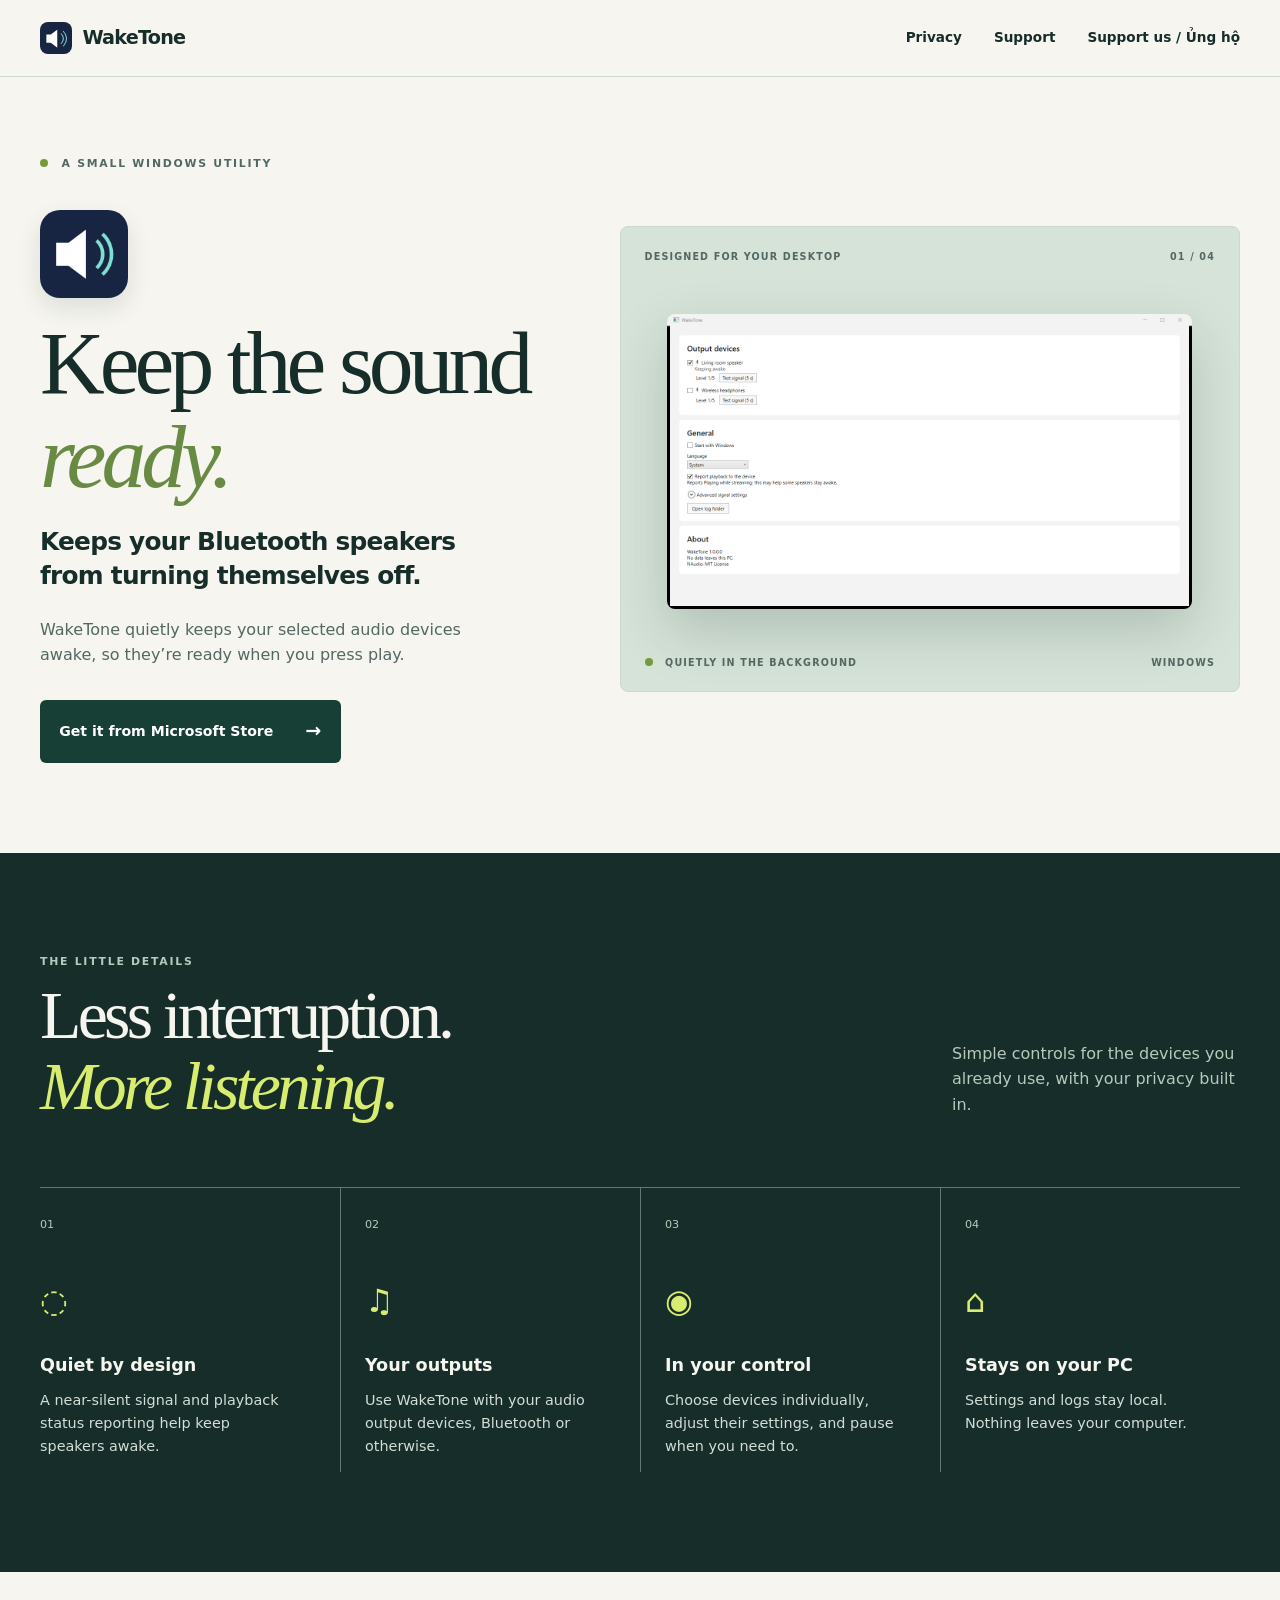
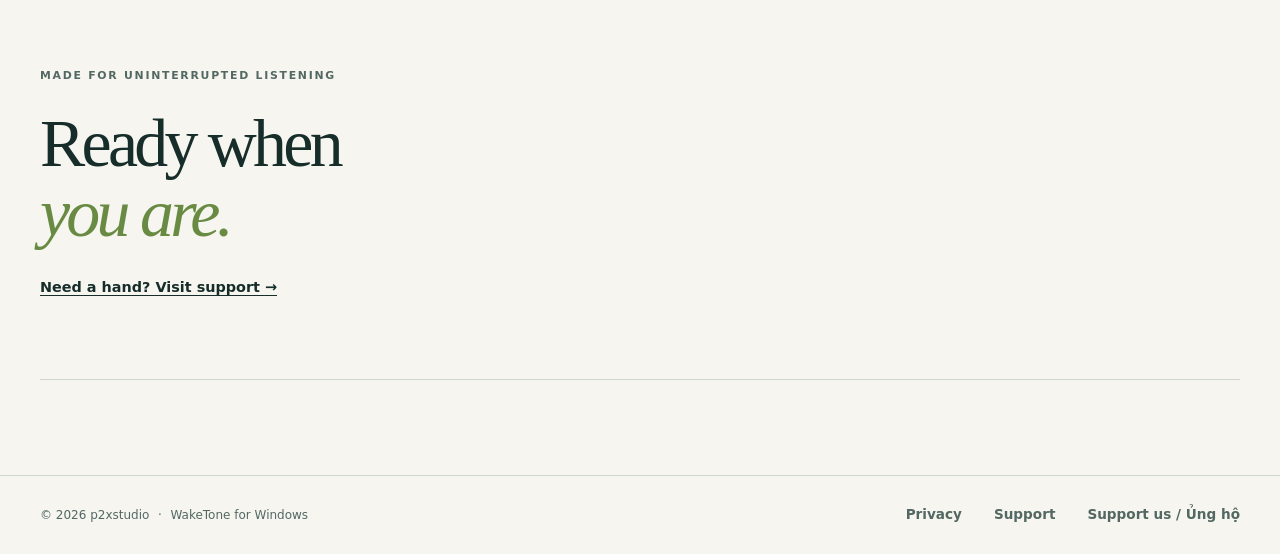
<file: index.html>
<!doctype html>
<html lang="en"><head><meta charset="utf-8"><meta name="viewport" content="width=device-width, initial-scale=1"><meta name="description" content="WakeTone keeps your Bluetooth speakers from turning themselves off."><title>Keep your speakers ready | WakeTone</title><link rel="icon" href="assets/icon-32.png" type="image/png"><link rel="stylesheet" href="assets/style.css"></head><body><a class="skip" href="#main">Skip to content</a><header class="site-header"><div class="wrap header-inner"><a class="brand" href="index.html"><img src="assets/icon-32.png" width="32" height="32" alt=""><span>WakeTone</span></a><nav aria-label="Main navigation"><a href="privacy.html">Privacy</a><a href="support.html">Support</a><a href="support-us.html">Support us / Ủng hộ</a></nav></div></header><main id="main"><section class="hero"><div class="wrap hero-grid"><div class="hero-copy"><div class="eyebrow"><span class="status-dot"></span> A SMALL WINDOWS UTILITY</div><img class="hero-icon" src="assets/icon-256.png" width="88" height="88" alt="WakeTone app icon"><h1>Keep the sound<br><em>ready.</em></h1><p class="lede">Keeps your Bluetooth speakers from turning themselves off.</p><p class="intro">WakeTone quietly keeps your selected audio devices awake, so they’re ready when you press play.</p><a class="button" href="https://apps.microsoft.com/detail/9MT0K7HNZSC7">Get it from Microsoft Store <span aria-hidden="true">→</span></a></div><div class="hero-art"><div class="art-top"><span>DESIGNED FOR YOUR DESKTOP</span><span>01 / 04</span></div><div class="screen-wrap"><picture><source srcset="assets/screenshot-dark.png" media="(prefers-color-scheme: dark)"><img src="assets/screenshot-light.png" alt="WakeTone settings showing output devices and general controls" width="800" height="600"></picture></div><div class="art-bottom"><span><span class="status-dot"></span> QUIETLY IN THE BACKGROUND</span><span>WINDOWS</span></div></div></div></section><section class="features"><div class="wrap"><div class="section-heading"><div><p class="eyebrow">THE LITTLE DETAILS</p><h2>Less interruption.<br><em>More listening.</em></h2></div><p>Simple controls for the devices you already use, with your privacy built in.</p></div><div class="feature-grid"><article><span class="feature-num">01</span><div class="feature-symbol" aria-hidden="true">◌</div><h3>Quiet by design</h3><p>A near-silent signal and playback status reporting help keep speakers awake.</p></article><article><span class="feature-num">02</span><div class="feature-symbol" aria-hidden="true">♫</div><h3>Your outputs</h3><p>Use WakeTone with your audio output devices, Bluetooth or otherwise.</p></article><article><span class="feature-num">03</span><div class="feature-symbol" aria-hidden="true">◉</div><h3>In your control</h3><p>Choose devices individually, adjust their settings, and pause when you need to.</p></article><article><span class="feature-num">04</span><div class="feature-symbol" aria-hidden="true">⌂</div><h3>Stays on your PC</h3><p>Settings and logs stay local. Nothing leaves your computer.</p></article></div></div></section><section class="closing"><div class="wrap closing-inner"><p class="eyebrow">MADE FOR UNINTERRUPTED LISTENING</p><h2>Ready when<br><em>you are.</em></h2><a href="support.html">Need a hand? Visit support <span aria-hidden="true">→</span></a></div></section></main><footer class="site-footer"><div class="wrap footer-inner"><p>© 2026 p2xstudio <span>·</span> WakeTone for Windows</p><nav aria-label="Footer navigation"><a href="privacy.html">Privacy</a><a href="support.html">Support</a><a href="support-us.html">Support us / Ủng hộ</a></nav></div></footer></body></html>
</file>
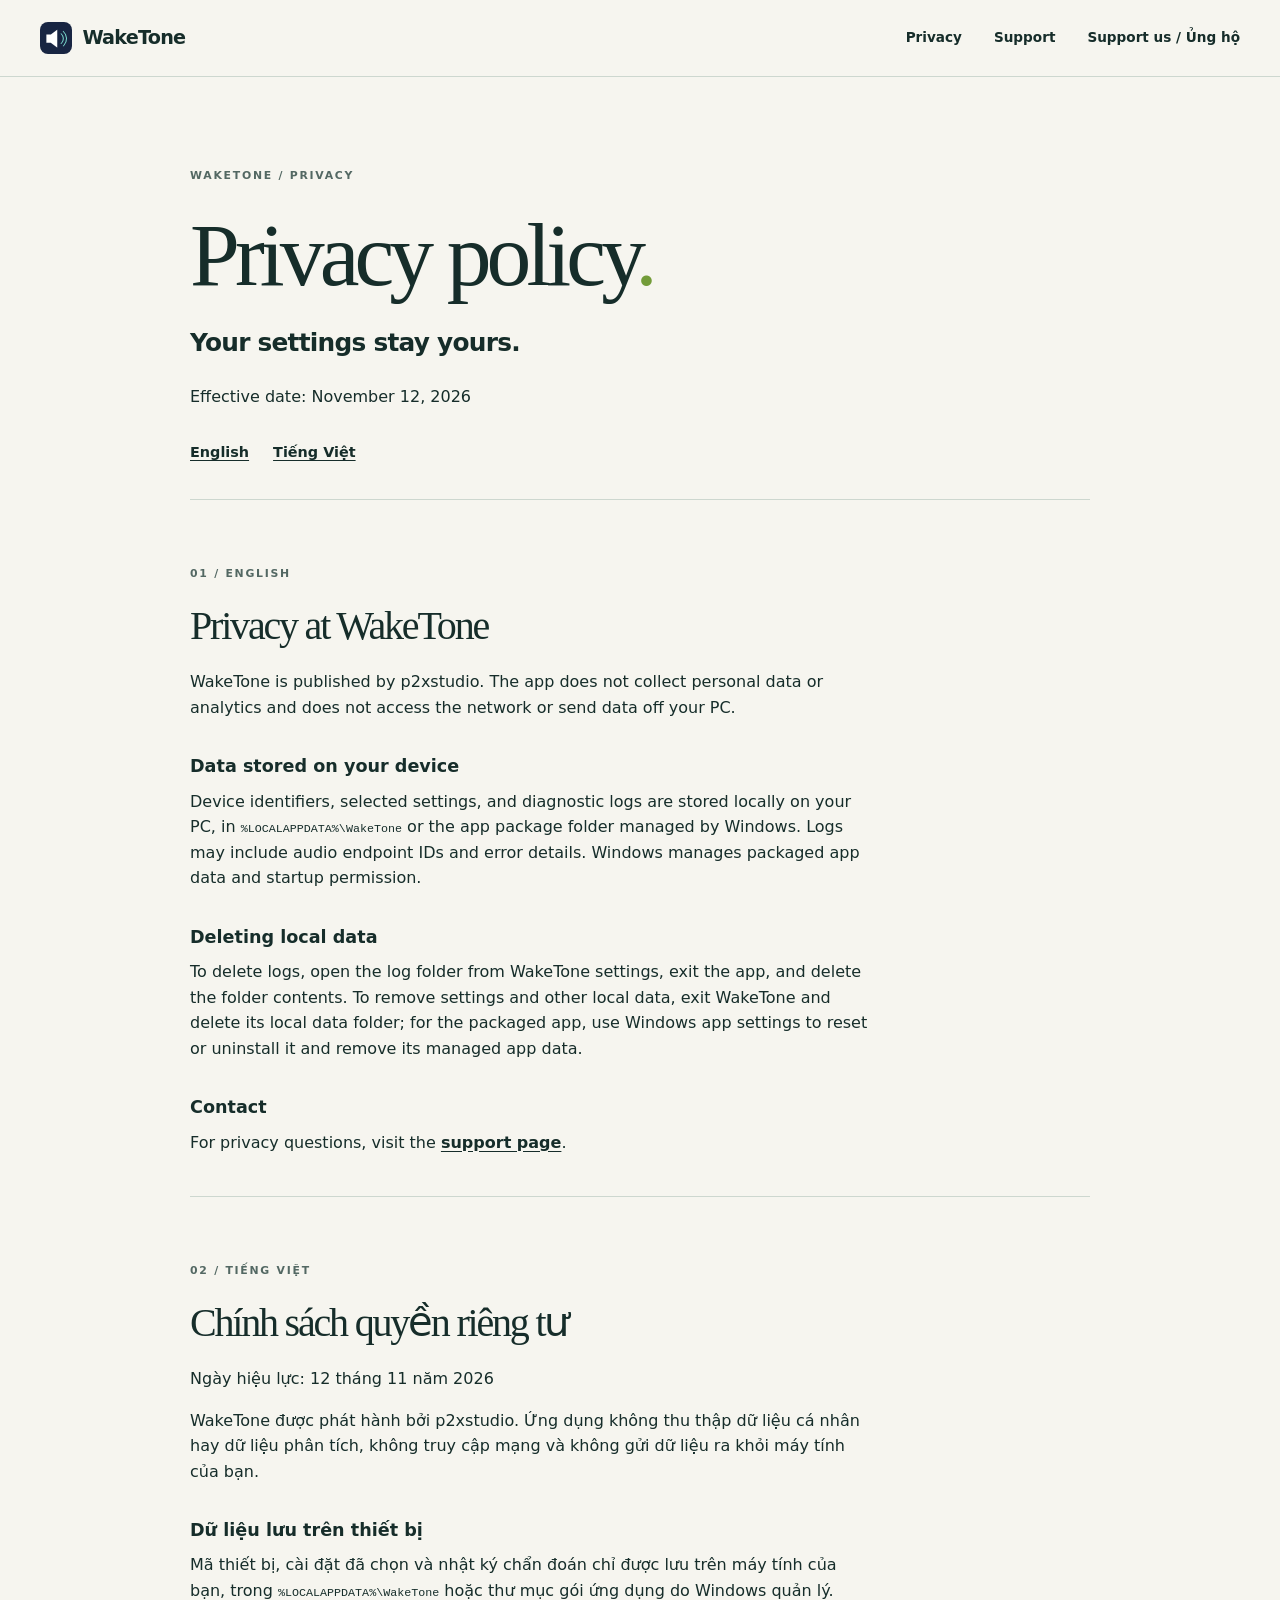
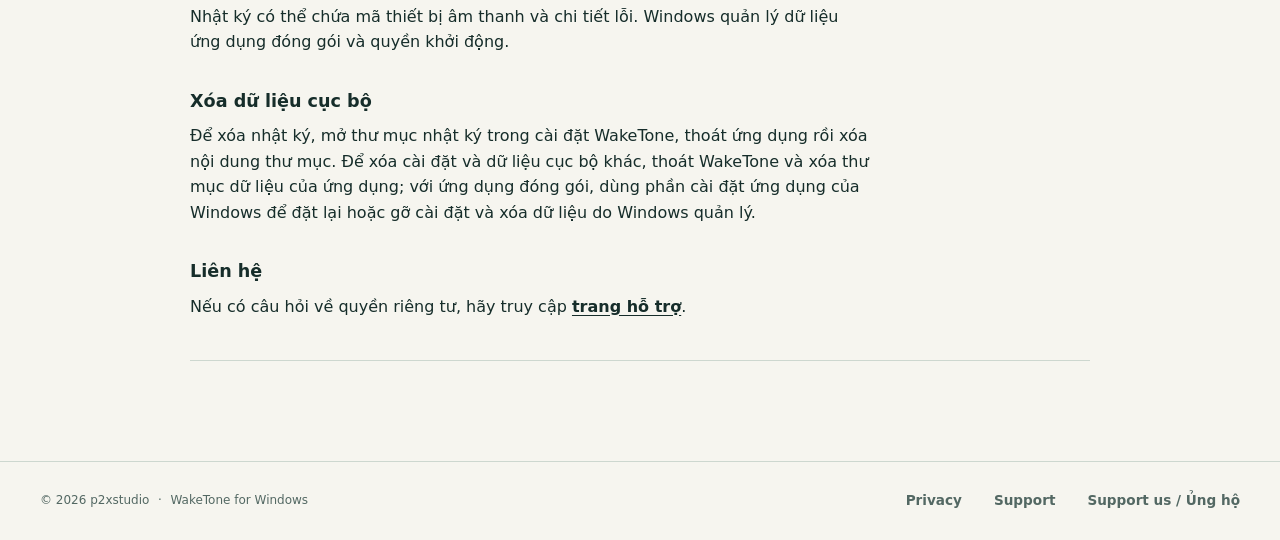
<file: privacy.html>
<!doctype html>
<html lang="en"><head><meta charset="utf-8"><meta name="viewport" content="width=device-width, initial-scale=1"><meta name="description" content="WakeTone privacy policy in English and Vietnamese."><title>Privacy policy | WakeTone</title><link rel="icon" href="assets/icon-32.png" type="image/png"><link rel="stylesheet" href="assets/style.css"></head><body><a class="skip" href="#main">Skip to content</a><header class="site-header"><div class="wrap header-inner"><a class="brand" href="index.html"><img src="assets/icon-32.png" width="32" height="32" alt=""><span>WakeTone</span></a><nav aria-label="Main navigation"><a href="privacy.html">Privacy</a><a href="support.html">Support</a><a href="support-us.html">Support us / Ủng hộ</a></nav></div></header><main id="main" class="document wrap"><div class="doc-head"><p class="eyebrow">WAKETONE / PRIVACY</p><h1>Privacy policy<span class="period">.</span></h1><p class="lede">Your settings stay yours.</p><p>Effective date: November 12, 2026</p><nav class="language" aria-label="Language"><a href="#en" lang="en">English</a><a href="#vi" lang="vi">Tiếng Việt</a></nav></div><section class="doc-section" id="en" lang="en"><p class="eyebrow">01 / ENGLISH</p><h2>Privacy at WakeTone</h2><p>WakeTone is published by p2xstudio. The app does not collect personal data or analytics and does not access the network or send data off your PC.</p><h3>Data stored on your device</h3><p>Device identifiers, selected settings, and diagnostic logs are stored locally on your PC, in <code>%LOCALAPPDATA%\WakeTone</code> or the app package folder managed by Windows. Logs may include audio endpoint IDs and error details. Windows manages packaged app data and startup permission.</p><h3>Deleting local data</h3><p>To delete logs, open the log folder from WakeTone settings, exit the app, and delete the folder contents. To remove settings and other local data, exit WakeTone and delete its local data folder; for the packaged app, use Windows app settings to reset or uninstall it and remove its managed app data.</p><h3>Contact</h3><p>For privacy questions, visit the <a href="support.html">support page</a>.</p></section><section class="doc-section" id="vi" lang="vi"><p class="eyebrow">02 / TIẾNG VIỆT</p><h2>Chính sách quyền riêng tư</h2><p>Ngày hiệu lực: 12 tháng 11 năm 2026</p><p>WakeTone được phát hành bởi p2xstudio. Ứng dụng không thu thập dữ liệu cá nhân hay dữ liệu phân tích, không truy cập mạng và không gửi dữ liệu ra khỏi máy tính của bạn.</p><h3>Dữ liệu lưu trên thiết bị</h3><p>Mã thiết bị, cài đặt đã chọn và nhật ký chẩn đoán chỉ được lưu trên máy tính của bạn, trong <code>%LOCALAPPDATA%\WakeTone</code> hoặc thư mục gói ứng dụng do Windows quản lý. Nhật ký có thể chứa mã thiết bị âm thanh và chi tiết lỗi. Windows quản lý dữ liệu ứng dụng đóng gói và quyền khởi động.</p><h3>Xóa dữ liệu cục bộ</h3><p>Để xóa nhật ký, mở thư mục nhật ký trong cài đặt WakeTone, thoát ứng dụng rồi xóa nội dung thư mục. Để xóa cài đặt và dữ liệu cục bộ khác, thoát WakeTone và xóa thư mục dữ liệu của ứng dụng; với ứng dụng đóng gói, dùng phần cài đặt ứng dụng của Windows để đặt lại hoặc gỡ cài đặt và xóa dữ liệu do Windows quản lý.</p><h3>Liên hệ</h3><p>Nếu có câu hỏi về quyền riêng tư, hãy truy cập <a href="support.html">trang hỗ trợ</a>.</p></section></main><footer class="site-footer"><div class="wrap footer-inner"><p>© 2026 p2xstudio <span>·</span> WakeTone for Windows</p><nav aria-label="Footer navigation"><a href="privacy.html">Privacy</a><a href="support.html">Support</a><a href="support-us.html">Support us / Ủng hộ</a></nav></div></footer></body></html>
</file>
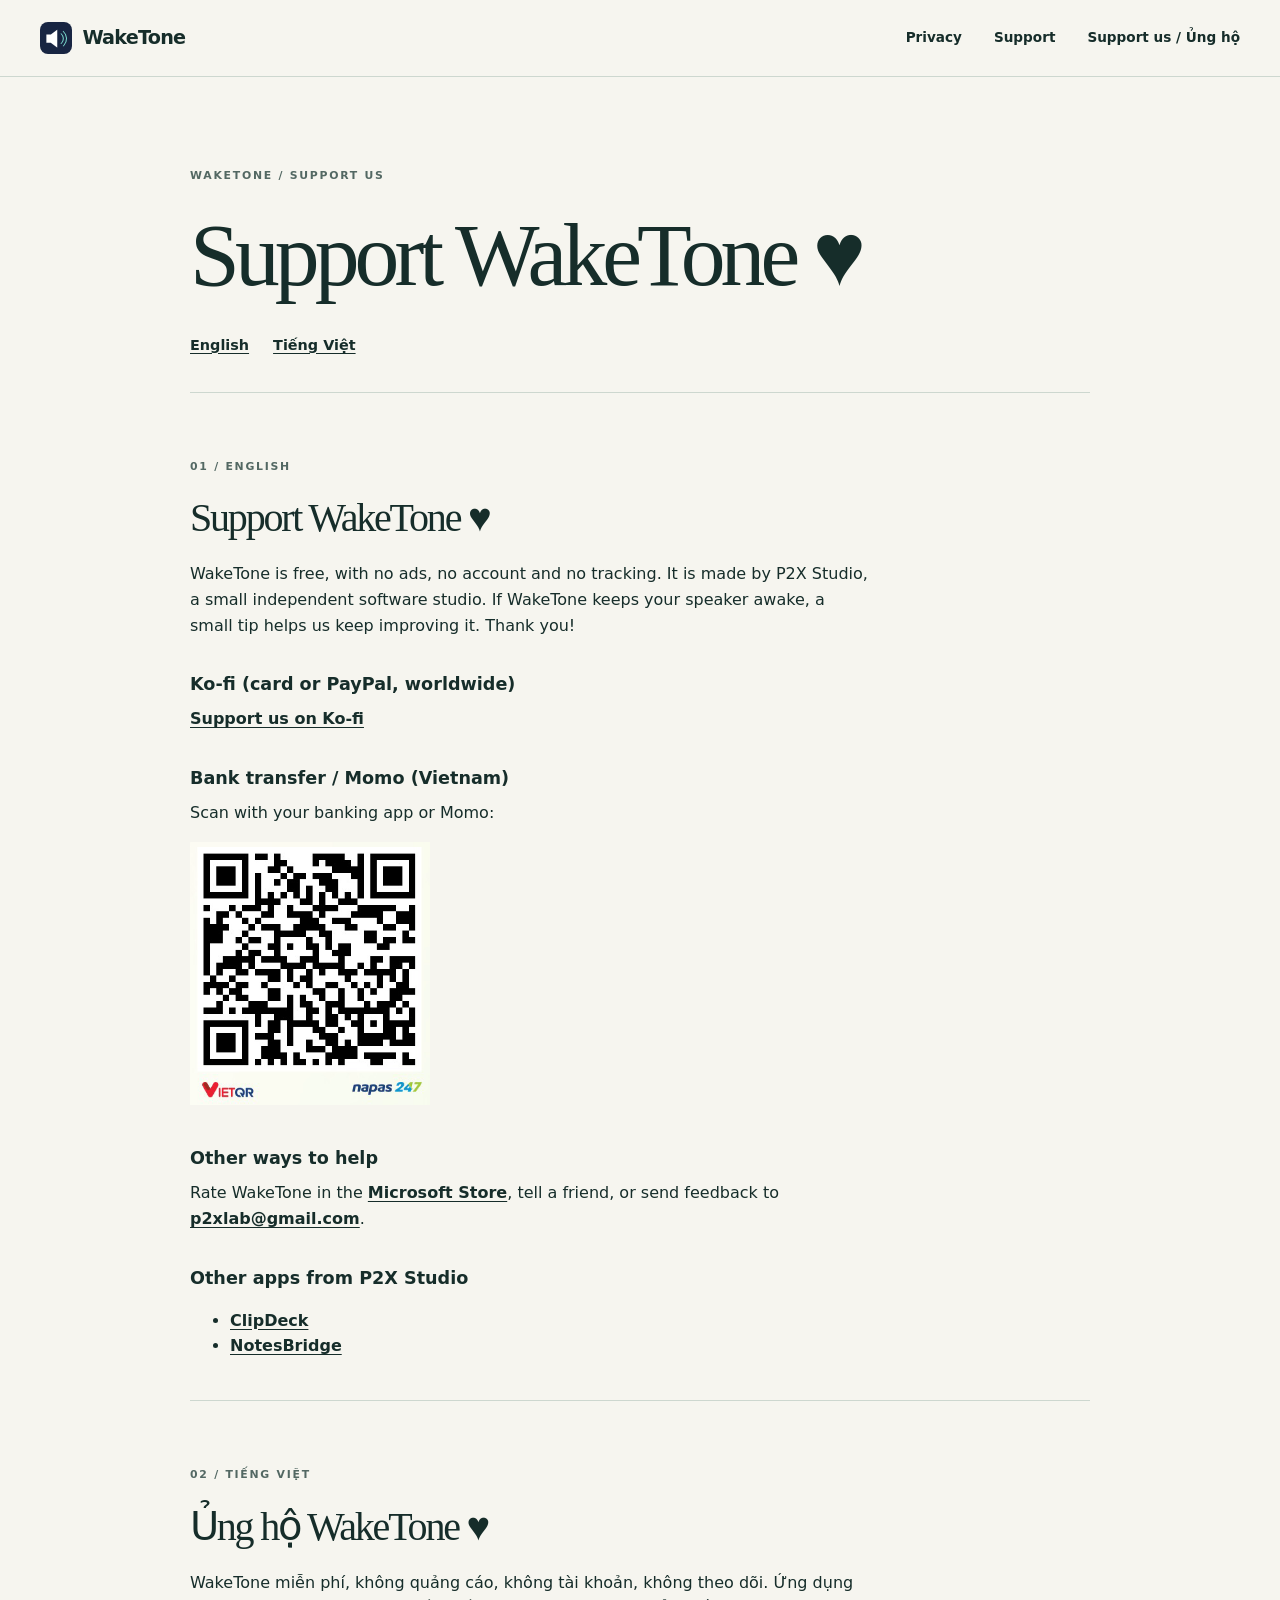
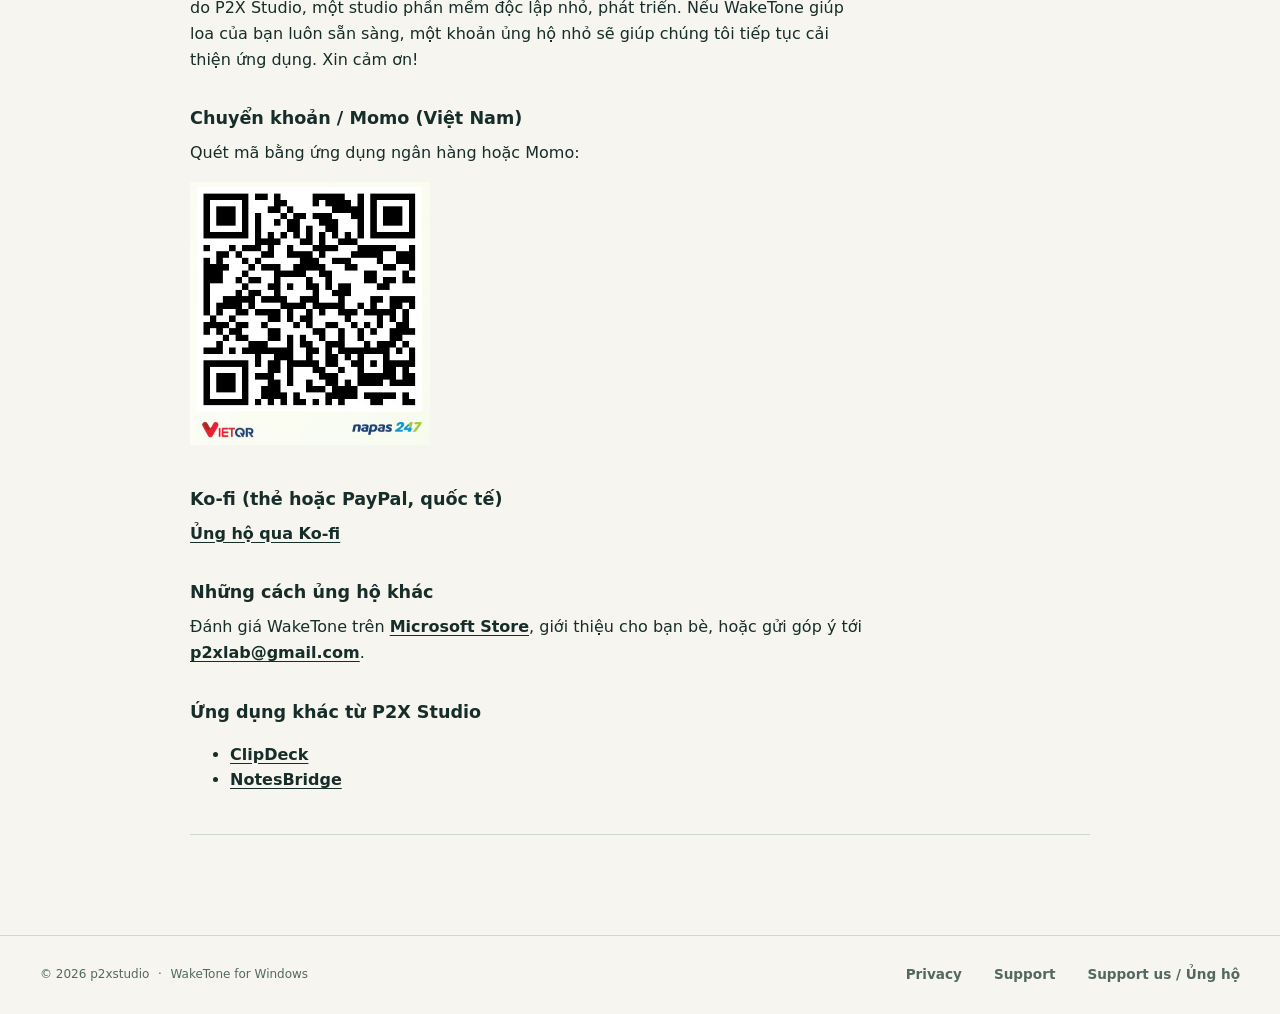
<file: support-us.html>
<!doctype html>
<html lang="en"><head><meta charset="utf-8"><meta name="viewport" content="width=device-width, initial-scale=1"><meta name="description" content="Get help with WakeTone in English and Vietnamese."><title>Support us | WakeTone</title><link rel="icon" href="assets/icon-32.png" type="image/png"><link rel="stylesheet" href="assets/style.css"></head><body><a class="skip" href="#main">Skip to content</a><header class="site-header"><div class="wrap header-inner"><a class="brand" href="index.html"><img src="assets/icon-32.png" width="32" height="32" alt=""><span>WakeTone</span></a><nav aria-label="Main navigation"><a href="privacy.html">Privacy</a><a href="support.html">Support</a><a href="support-us.html">Support us / Ủng hộ</a></nav></div></header><main id="main" class="document wrap"><div class="doc-head"><p class="eyebrow">WAKETONE / SUPPORT US</p><h1>Support WakeTone ♥</h1><nav class="language" aria-label="Language"><a href="#en">English</a><a href="#vi" lang="vi">Tiếng Việt</a></nav></div><section class="doc-section" id="en" lang="en"><p class="eyebrow">01 / ENGLISH</p><h2>Support WakeTone ♥</h2><p>WakeTone is free, with no ads, no account and no tracking. It is made by P2X Studio, a small independent software studio. If WakeTone keeps your speaker awake, a small tip helps us keep improving it. Thank you!</p><h3>Ko-fi (card or PayPal, worldwide)</h3><p><a href="https://ko-fi.com/p2xlab">Support us on Ko-fi</a></p><h3>Bank transfer / Momo (Vietnam)</h3><p>Scan with your banking app or Momo:</p><p><img src="assets/donate-qr.png" alt="Bank transfer / Momo QR code" width="240"></p><h3>Other ways to help</h3><p>Rate WakeTone in the <a href="https://apps.microsoft.com/detail/9MT0K7HNZSC7">Microsoft Store</a>, tell a friend, or send feedback to <a href="mailto:p2xlab@gmail.com">p2xlab@gmail.com</a>.</p><h3>Other apps from P2X Studio</h3><ul><li><a href="https://apps.microsoft.com/detail/9N28PS8S64GC">ClipDeck</a></li><li><a href="https://apps.microsoft.com/detail/9NQ5GJFNZL1K">NotesBridge</a></li></ul></section><section class="doc-section" id="vi" lang="vi"><p class="eyebrow">02 / TIẾNG VIỆT</p><h2>Ủng hộ WakeTone ♥</h2><p>WakeTone miễn phí, không quảng cáo, không tài khoản, không theo dõi. Ứng dụng do P2X Studio, một studio phần mềm độc lập nhỏ, phát triển. Nếu WakeTone giúp loa của bạn luôn sẵn sàng, một khoản ủng hộ nhỏ sẽ giúp chúng tôi tiếp tục cải thiện ứng dụng. Xin cảm ơn!</p><h3>Chuyển khoản / Momo (Việt Nam)</h3><p>Quét mã bằng ứng dụng ngân hàng hoặc Momo:</p><p><img src="assets/donate-qr.png" alt="Mã QR chuyển khoản / Momo" width="240"></p><h3>Ko-fi (thẻ hoặc PayPal, quốc tế)</h3><p><a href="https://ko-fi.com/p2xlab">Ủng hộ qua Ko-fi</a></p><h3>Những cách ủng hộ khác</h3><p>Đánh giá WakeTone trên <a href="https://apps.microsoft.com/detail/9MT0K7HNZSC7">Microsoft Store</a>, giới thiệu cho bạn bè, hoặc gửi góp ý tới <a href="mailto:p2xlab@gmail.com">p2xlab@gmail.com</a>.</p><h3>Ứng dụng khác từ P2X Studio</h3><ul><li><a href="https://apps.microsoft.com/detail/9N28PS8S64GC">ClipDeck</a></li><li><a href="https://apps.microsoft.com/detail/9NQ5GJFNZL1K">NotesBridge</a></li></ul></section></main><footer class="site-footer"><div class="wrap footer-inner"><p>© 2026 p2xstudio <span>·</span> WakeTone for Windows</p><nav aria-label="Footer navigation"><a href="privacy.html">Privacy</a><a href="support.html">Support</a><a href="support-us.html">Support us / Ủng hộ</a></nav></div></footer></body></html>
</file>
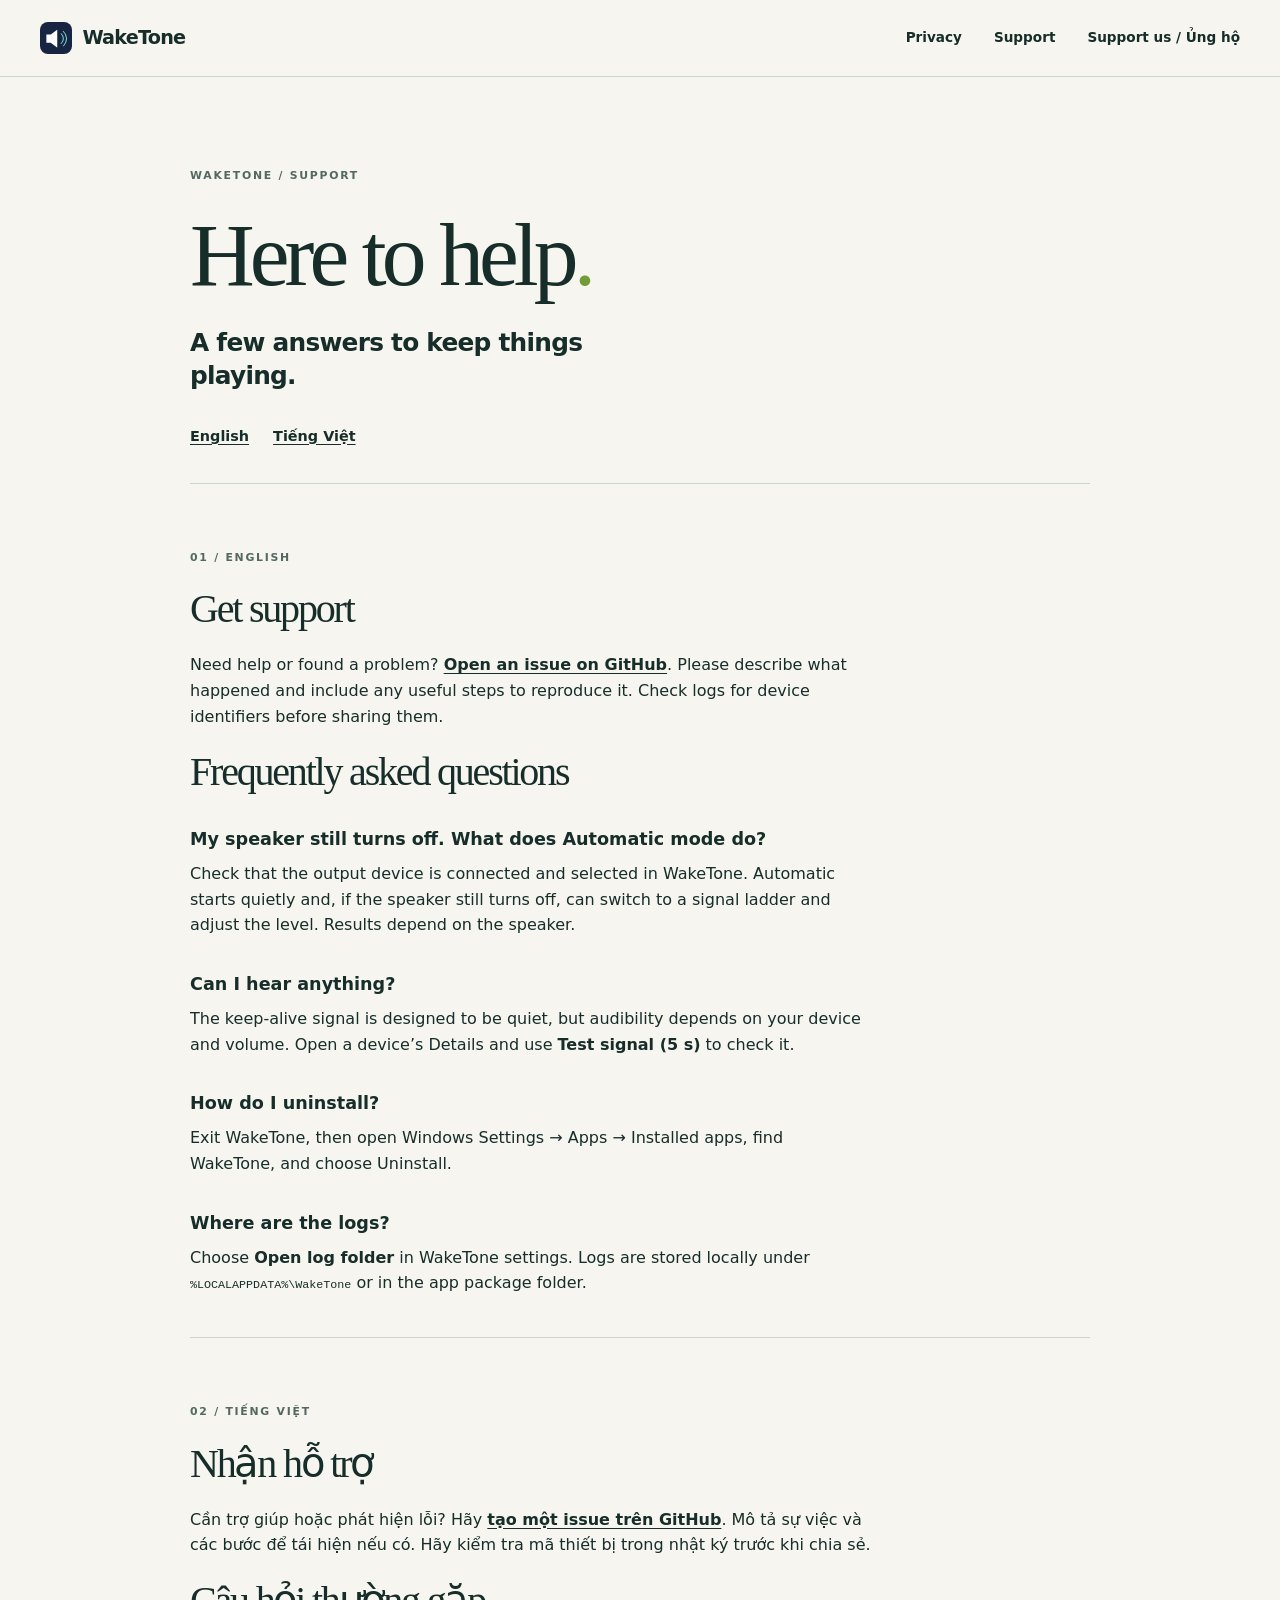
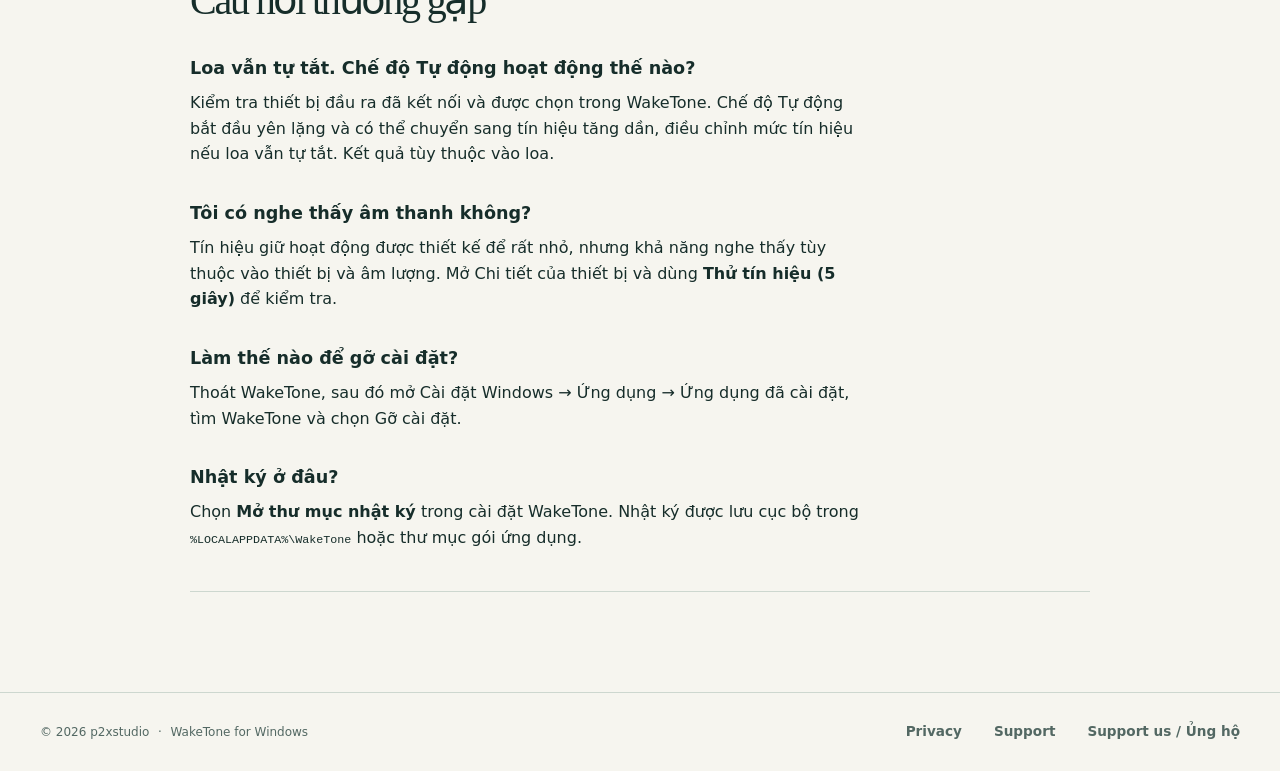
<file: support.html>
<!doctype html>
<html lang="en"><head><meta charset="utf-8"><meta name="viewport" content="width=device-width, initial-scale=1"><meta name="description" content="Get help with WakeTone in English and Vietnamese."><title>Support | WakeTone</title><link rel="icon" href="assets/icon-32.png" type="image/png"><link rel="stylesheet" href="assets/style.css"></head><body><a class="skip" href="#main">Skip to content</a><header class="site-header"><div class="wrap header-inner"><a class="brand" href="index.html"><img src="assets/icon-32.png" width="32" height="32" alt=""><span>WakeTone</span></a><nav aria-label="Main navigation"><a href="privacy.html">Privacy</a><a href="support.html">Support</a><a href="support-us.html">Support us / Ủng hộ</a></nav></div></header><main id="main" class="document wrap"><div class="doc-head"><p class="eyebrow">WAKETONE / SUPPORT</p><h1>Here to help<span class="period">.</span></h1><p class="lede">A few answers to keep things playing.</p><nav class="language" aria-label="Language"><a href="#en" lang="en">English</a><a href="#vi" lang="vi">Tiếng Việt</a></nav></div><section class="doc-section" id="en" lang="en"><p class="eyebrow">01 / ENGLISH</p><h2>Get support</h2><p>Need help or found a problem? <a href="https://github.com/doanthaiuyen8-ops/waketone/issues">Open an issue on GitHub</a>. Please describe what happened and include any useful steps to reproduce it. Check logs for device identifiers before sharing them.</p><h2>Frequently asked questions</h2><h3>My speaker still turns off. What does Automatic mode do?</h3><p>Check that the output device is connected and selected in WakeTone. Automatic starts quietly and, if the speaker still turns off, can switch to a signal ladder and adjust the level. Results depend on the speaker.</p><h3>Can I hear anything?</h3><p>The keep-alive signal is designed to be quiet, but audibility depends on your device and volume. Open a device’s Details and use <strong>Test signal (5 s)</strong> to check it.</p><h3>How do I uninstall?</h3><p>Exit WakeTone, then open Windows Settings → Apps → Installed apps, find WakeTone, and choose Uninstall.</p><h3>Where are the logs?</h3><p>Choose <strong>Open log folder</strong> in WakeTone settings. Logs are stored locally under <code>%LOCALAPPDATA%\WakeTone</code> or in the app package folder.</p></section><section class="doc-section" id="vi" lang="vi"><p class="eyebrow">02 / TIẾNG VIỆT</p><h2>Nhận hỗ trợ</h2><p>Cần trợ giúp hoặc phát hiện lỗi? Hãy <a href="https://github.com/doanthaiuyen8-ops/waketone/issues">tạo một issue trên GitHub</a>. Mô tả sự việc và các bước để tái hiện nếu có. Hãy kiểm tra mã thiết bị trong nhật ký trước khi chia sẻ.</p><h2>Câu hỏi thường gặp</h2><h3>Loa vẫn tự tắt. Chế độ Tự động hoạt động thế nào?</h3><p>Kiểm tra thiết bị đầu ra đã kết nối và được chọn trong WakeTone. Chế độ Tự động bắt đầu yên lặng và có thể chuyển sang tín hiệu tăng dần, điều chỉnh mức tín hiệu nếu loa vẫn tự tắt. Kết quả tùy thuộc vào loa.</p><h3>Tôi có nghe thấy âm thanh không?</h3><p>Tín hiệu giữ hoạt động được thiết kế để rất nhỏ, nhưng khả năng nghe thấy tùy thuộc vào thiết bị và âm lượng. Mở Chi tiết của thiết bị và dùng <strong>Thử tín hiệu (5 giây)</strong> để kiểm tra.</p><h3>Làm thế nào để gỡ cài đặt?</h3><p>Thoát WakeTone, sau đó mở Cài đặt Windows → Ứng dụng → Ứng dụng đã cài đặt, tìm WakeTone và chọn Gỡ cài đặt.</p><h3>Nhật ký ở đâu?</h3><p>Chọn <strong>Mở thư mục nhật ký</strong> trong cài đặt WakeTone. Nhật ký được lưu cục bộ trong <code>%LOCALAPPDATA%\WakeTone</code> hoặc thư mục gói ứng dụng.</p></section></main><footer class="site-footer"><div class="wrap footer-inner"><p>© 2026 p2xstudio <span>·</span> WakeTone for Windows</p><nav aria-label="Footer navigation"><a href="privacy.html">Privacy</a><a href="support.html">Support</a><a href="support-us.html">Support us / Ủng hộ</a></nav></div></footer></body></html>
</file>
<file: assets/style.css>
﻿:root{color-scheme:light dark;--bg:#f6f5ef;--ink:#162d2a;--muted:#536863;--line:#cdd7cf;--accent:#d8ec70;--panel:#e8eee5;--button:#173f36;--button-text:#fff;--screen:#d6e3d8}*{box-sizing:border-box}html{scroll-behavior:smooth}body{margin:0;background:var(--bg);color:var(--ink);font-family:system-ui,-apple-system,"Segoe UI",sans-serif;line-height:1.6}a{color:inherit;text-underline-offset:.2em}a:focus-visible{outline:3px solid #d78c26;outline-offset:4px}.skip{position:absolute;left:1rem;top:-5rem;background:var(--ink);color:var(--bg);padding:.6rem;z-index:2}.skip:focus{top:1rem}.wrap{width:min(100% - 3rem,1200px);margin-inline:auto}.site-header{border-bottom:1px solid var(--line)}.header-inner,.footer-inner{display:flex;align-items:center;justify-content:space-between;gap:1.5rem}.header-inner{min-height:76px}.brand{display:flex;align-items:center;gap:.65rem;text-decoration:none;font-weight:750;font-size:1.2rem;letter-spacing:-.04em}.brand img{border-radius:8px}.site-header nav,.site-footer nav{display:flex;gap:2rem}.site-header nav a,.site-footer nav a{font-size:.85rem;text-decoration:none;font-weight:650}.site-header nav a:hover,.site-footer nav a:hover{text-decoration:underline}.hero{padding:78px 0 90px}.hero-grid{display:grid;grid-template-columns:.9fr 1.1fr;gap:6%;align-items:center}.eyebrow{font-size:.68rem;letter-spacing:.16em;font-weight:800;color:var(--muted);text-transform:uppercase}.status-dot{display:inline-block;width:8px;height:8px;border-radius:50%;background:#739c39;margin-right:.5rem}.hero-icon{display:block;margin:38px 0 18px;border-radius:20px;box-shadow:0 10px 24px #122e251c}h1,h2,h3,p{margin-top:0}h1,h2{font-family:Georgia,"Times New Roman",serif;letter-spacing:-.055em;line-height:1.04;font-weight:400}h1{font-size:clamp(3.8rem,7vw,6.6rem);margin-bottom:1.4rem}h1 em,h2 em{font-weight:400;color:#688a42}.lede{font-size:clamp(1.25rem,2vw,1.55rem);line-height:1.35;font-weight:600;letter-spacing:-.03em;max-width:28rem}.intro{max-width:28rem;color:var(--muted);margin-bottom:2rem}.button{display:inline-flex;align-items:center;justify-content:space-between;gap:2rem;background:var(--button);color:var(--button-text);padding:1rem 1.2rem;border-radius:6px;text-decoration:none;font-size:.88rem;font-weight:700}.button:hover{filter:brightness(1.2)}.button span{font-size:1.2rem}.button-note{color:var(--muted);font-size:.75rem;margin:.65rem 0 0}.hero-art{background:var(--screen);border:1px solid var(--line);border-radius:8px;padding:22px 24px 20px;overflow:hidden}.art-top,.art-bottom{display:flex;justify-content:space-between;gap:1rem;font-size:.6rem;font-weight:800;letter-spacing:.12em;color:var(--muted)}.screen-wrap{padding:50px 4% 46px}.screen-wrap img{display:block;width:100%;height:auto;border-radius:8px;box-shadow:0 22px 55px #102c2630}.features{padding:100px 0;background:var(--ink);color:var(--bg)}.features .eyebrow,.features .section-heading>p{color:#b6c9bc}.section-heading{display:flex;justify-content:space-between;align-items:end;gap:2rem;margin-bottom:65px}.section-heading h2,.closing h2{font-size:clamp(3rem,5.3vw,5rem);margin-bottom:0}.section-heading h2 em{color:var(--accent)}.section-heading>p{max-width:18rem;margin-bottom:.3rem}.feature-grid{display:grid;grid-template-columns:repeat(4,1fr);border-top:1px solid #61796e}.feature-grid article{padding:22px 24px 0 0}.feature-grid article+article{border-left:1px solid #61796e;padding-left:24px}.feature-num{font-size:.7rem;color:#b6c9bc}.feature-symbol{font-size:2rem;color:var(--accent);margin:40px 0 24px}.feature-grid h3{font-size:1.1rem;margin-bottom:.6rem}.feature-grid p{font-size:.9rem;color:#d3ded5;max-width:15rem}.closing{padding:95px 0}.closing-inner{border-bottom:1px solid var(--line);padding-bottom:80px}.closing h2{margin:1.5rem 0}.closing a{font-size:.9rem;font-weight:700}.site-footer{border-top:1px solid var(--line);padding:28px 0;color:var(--muted)}.site-footer p{margin:0;font-size:.75rem}.site-footer p span{padding:0 .3rem}.document{max-width:900px;padding-top:90px;padding-bottom:100px}.doc-head{border-bottom:1px solid var(--line);padding-bottom:35px}.doc-head h1{font-size:clamp(3.5rem,7vw,6rem);margin:1.5rem 0}.period{color:#739c39}.language{display:flex;gap:1.5rem;margin-top:2rem;font-weight:700;font-size:.9rem}.doc-section{padding:65px 0 25px;border-bottom:1px solid var(--line);scroll-margin-top:1rem}.doc-section h2{font-size:2.5rem;margin:1.4rem 0}.doc-section h3{font-size:1.1rem;margin:2rem 0 .5rem}.doc-section p{max-width:67ch}.doc-section a{font-weight:700}code{font-size:.9em;overflow-wrap:anywhere}.not-found{min-height:65vh}.not-found .button{margin-top:1rem}@media(max-width:760px){.wrap{width:min(100% - 2rem,1200px)}.header-inner{min-height:68px}.site-header nav,.site-footer nav{gap:1rem}.hero{padding:50px 0 65px}.hero-grid{grid-template-columns:1fr;gap:45px}.hero-icon{margin-top:28px}.hero-art{padding:16px}.screen-wrap{padding:34px 2%}.features{padding:70px 0}.section-heading{display:block;margin-bottom:40px}.section-heading>p{margin-top:24px}.feature-grid{grid-template-columns:repeat(2,1fr)}.feature-grid article,.feature-grid article+article{padding:20px 16px 20px 0;border-left:0}.feature-grid article:nth-child(even){border-left:1px solid #61796e;padding-left:20px}.feature-grid article:nth-child(n+3){border-top:1px solid #61796e}.feature-symbol{margin:20px 0 16px}.closing{padding:70px 0}.closing-inner{padding-bottom:60px}.footer-inner{align-items:flex-start;flex-direction:column}.document{padding-top:60px;padding-bottom:70px}}@media(prefers-color-scheme:dark){:root{--bg:#111d1a;--ink:#e9f0e8;--muted:#b4c7bb;--line:#3d554a;--accent:#d8ec70;--panel:#1a2d26;--button:#d8ec70;--button-text:#14251e;--screen:#253b31}.features{background:#1b3028;color:#eef4eb}.features .section-heading>p,.features .eyebrow{color:#bdcfc2}h1 em,h2 em{color:#b9d97a}.screen-wrap img{box-shadow:0 22px 55px #0008}.status-dot{background:#b8dc6c}}
</file>
